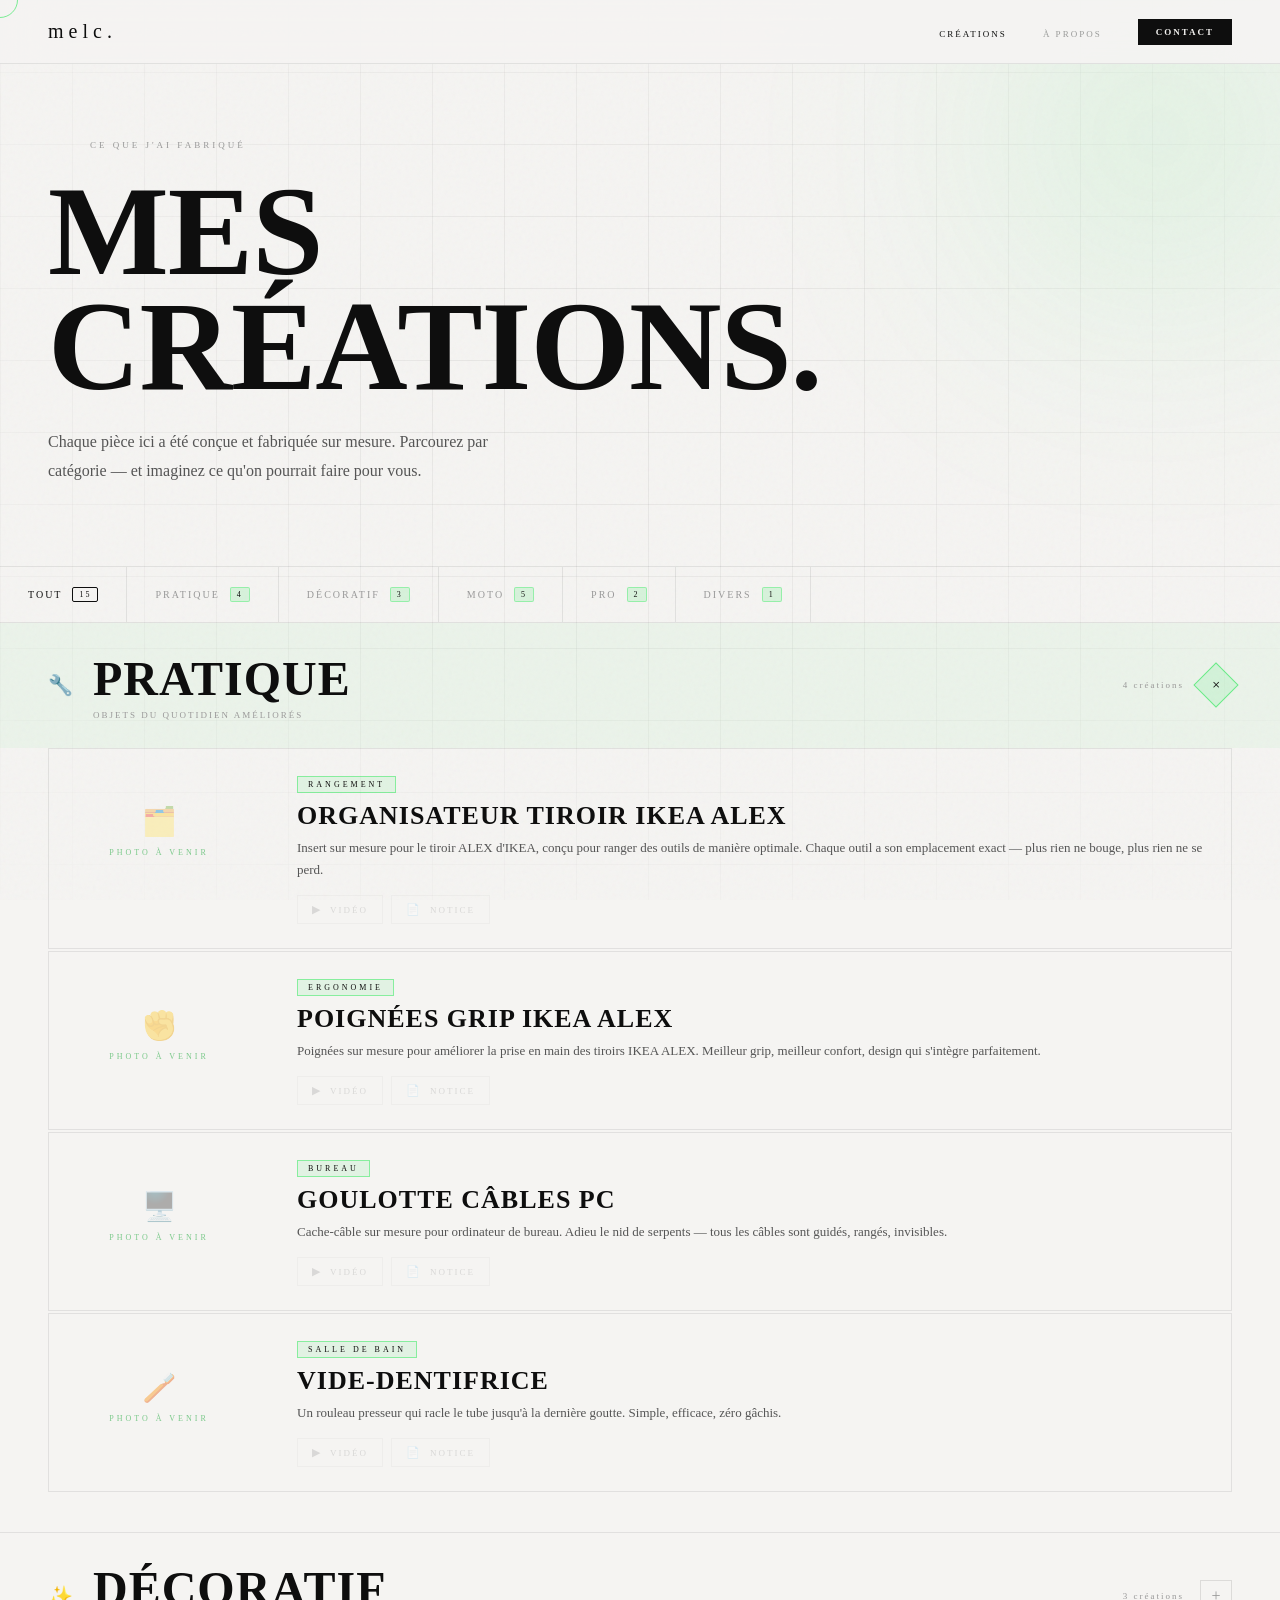
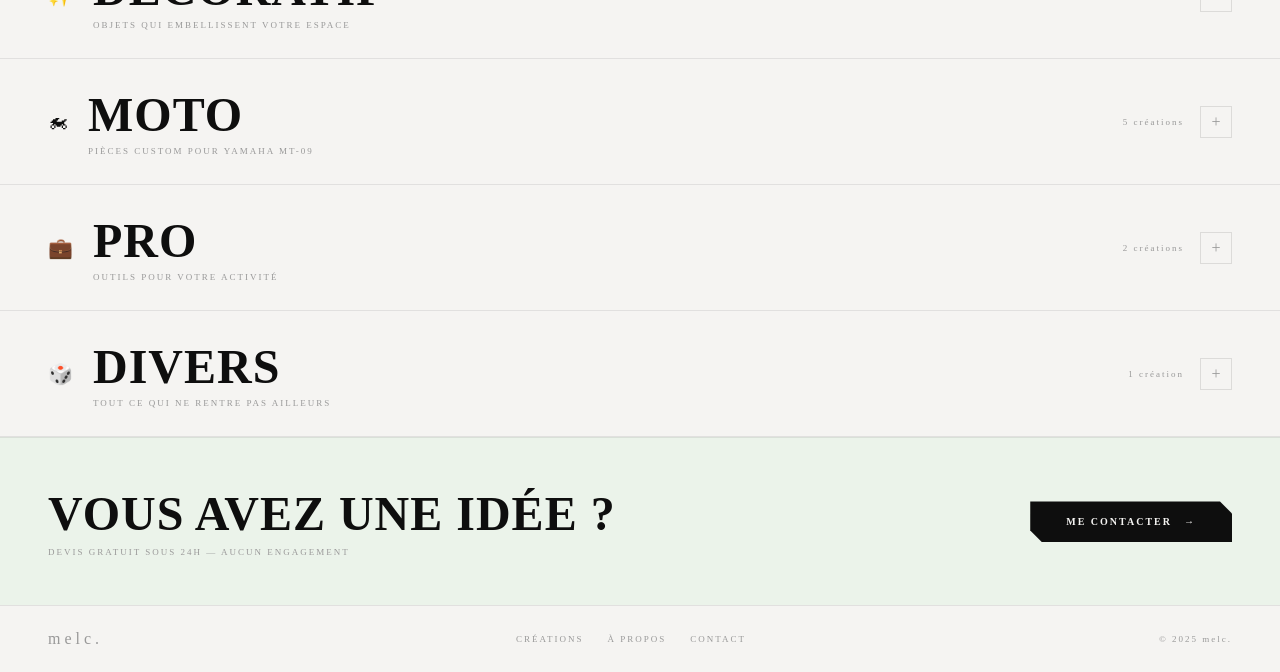
<file: créations.html>
<!DOCTYPE html>

<html lang="fr">
<head>
  <meta charset="UTF-8" />
  <meta name="viewport" content="width=device-width, initial-scale=1.0" />
  <meta name="color-scheme" content="light only" />
  <title>melc. — Créations</title>
  <link rel="preconnect" href="https://fonts.googleapis.com" />
  <link href="https://fonts.googleapis.com/css2?family=Bebas+Neue&family=DM+Sans:wght@300;400;500&family=Space+Mono:wght@400;700&display=swap" rel="stylesheet" />
  <style>
    *, *::before, *::after { box-sizing: border-box; margin: 0; padding: 0; }

```
:root {
  color-scheme: light;
  --bg:        #f5f4f2;
  --surface:   #eeedea;
  --surface2:  #e8e6e2;
  --border:    rgba(0,0,0,0.08);
  --border-hi: rgba(0,230,57,0.5);
  --accent:    #00E639;
  --text:      #0e0e0e;
  --text-dim:  #555555;
  --muted:     #999999;
  --font-head: 'Bebas Neue', sans-serif;
  --font-body: 'DM Sans', sans-serif;
  --font-mono: 'Space Mono', monospace;
}

html { scroll-behavior: smooth; background: #f5f4f2 !important; }
body {
  background: #f5f4f2 !important; color: #0e0e0e !important;
  font-family: var(--font-body); font-weight: 300;
  overflow-x: hidden; cursor: none;
  -webkit-font-smoothing: antialiased;
}

#cur { position: fixed; z-index: 9999; width: 9px; height: 9px; background: var(--accent); border-radius: 50%; pointer-events: none; transform: translate(-50%,-50%); transition: width .2s, height .2s; }
#cur-ring { position: fixed; z-index: 9998; width: 36px; height: 36px; border: 1px solid rgba(0,230,57,.5); border-radius: 50%; pointer-events: none; transform: translate(-50%,-50%); transition: width .35s cubic-bezier(.23,1,.32,1), height .35s cubic-bezier(.23,1,.32,1), border-color .25s; }
body.hov #cur { width: 4px; height: 4px; }
body.hov #cur-ring { width: 52px; height: 52px; border-color: var(--accent); }
@media(max-width:768px){ #cur, #cur-ring { display: none; } body { cursor: auto; } }

body::before { content: ''; position: fixed; inset: 0; z-index: 1; background: url("data:image/svg+xml,%3Csvg viewBox='0 0 256 256' xmlns='http://www.w3.org/2000/svg'%3E%3Cfilter id='n'%3E%3CfeTurbulence type='fractalNoise' baseFrequency='0.9' numOctaves='4' stitchTiles='stitch'/%3E%3C/filter%3E%3Crect width='100%25' height='100%25' filter='url(%23n)'/%3E%3C/svg%3E"); opacity: .035; pointer-events: none; }
body::after { content: ''; position: fixed; inset: 0; z-index: 0; background-image: linear-gradient(rgba(0,0,0,0.06) 1px,transparent 1px), linear-gradient(90deg,rgba(0,0,0,0.06) 1px,transparent 1px); background-size: 72px 72px; pointer-events: none; mask-image: radial-gradient(ellipse 80% 80% at 50% 40%, black 10%, transparent 100%); }

nav { position: fixed; top: 0; left: 0; right: 0; z-index: 100; display: flex; align-items: center; justify-content: space-between; padding: 0 48px; height: 64px; border-bottom: 1px solid rgba(0,0,0,0.08); background: rgba(245,244,242,.92); backdrop-filter: blur(28px); -webkit-backdrop-filter: blur(28px); animation: slideDown .7s .1s both; }
@media(max-width:600px){ nav { padding: 0 20px; height: 56px; } }
.nav-logo { font-family: var(--font-head); font-size: 20px; letter-spacing: 5px; color: #0e0e0e; text-decoration: none; flex-shrink: 0; }
.nav-logo span { color: var(--accent); }
.nav-links { display: flex; align-items: center; gap: 36px; list-style: none; }
@media(max-width:700px){ .nav-links { gap: 18px; } }
@media(max-width:480px){ .nav-links { gap: 12px; } }
.nav-links a { font-family: var(--font-mono); font-size: 9px; letter-spacing: 2px; text-transform: uppercase; color: #999; text-decoration: none; transition: color .2s; position: relative; white-space: nowrap; }
.nav-links a::after { content: ''; position: absolute; bottom: -4px; left: 0; width: 0; height: 1px; background: var(--accent); transition: width .3s; }
.nav-links a:hover { color: #0e0e0e; }
.nav-links a:hover::after { width: 100%; }
.nav-links a.active { color: #0e0e0e; }
.nav-links a.active::after { width: 100%; }
.nav-cta { display: inline-flex; align-items: center; padding: 8px 18px; background: #0e0e0e; color: #f5f4f2 !important; font-family: var(--font-mono); font-size: 9px; letter-spacing: 2px; text-transform: uppercase; text-decoration: none; font-weight: 700; transition: background .2s !important; }
.nav-cta::after { display: none !important; }
.nav-cta:hover { background: var(--accent); color: #0e0e0e !important; }

.hero { position: relative; z-index: 2; padding: 140px 48px 80px; overflow: hidden; border-bottom: 1px solid rgba(0,0,0,0.08); }
@media(max-width:600px){ .hero { padding: 100px 20px 56px; } }
.orb { position: absolute; border-radius: 50%; filter: blur(120px); pointer-events: none; width: 500px; height: 500px; background: radial-gradient(circle, rgba(0,230,57,.15) 0%, transparent 68%); top: -20%; right: -10%; animation: drift 15s ease-in-out infinite alternate; }
@keyframes drift { from{transform:translate(0,0)} to{transform:translate(20px,35px)} }
.hero-eyebrow { display: flex; align-items: center; gap: 14px; margin-bottom: 24px; animation: fadeUp .7s .3s both; }
.eyebrow-line { width: 28px; height: 1px; background: var(--accent); }
.eyebrow-text { font-family: var(--font-mono); font-size: 9px; letter-spacing: 3px; text-transform: uppercase; color: #999; }
.hero-headline { font-family: var(--font-head); font-size: clamp(44px,10vw,130px); line-height: .9; letter-spacing: -1px; color: #0e0e0e; animation: clipUp .9s .4s both; }
.hero-headline em { font-style: normal; color: var(--accent); }
.hero-sub { margin-top: 24px; max-width: 480px; font-size: clamp(14px,1.6vw,16px); line-height: 1.8; color: #555; animation: fadeUp .7s .7s both; }

.filters { position: relative; z-index: 2; display: flex; align-items: center; border-bottom: 1px solid rgba(0,0,0,0.08); overflow-x: auto; scrollbar-width: none; background: var(--surface); }
.filters::-webkit-scrollbar { display: none; }
.filter-btn { flex-shrink: 0; display: flex; align-items: center; gap: 10px; padding: 20px 28px; font-family: var(--font-mono); font-size: 10px; letter-spacing: 2px; text-transform: uppercase; color: #999; background: none; border: none; cursor: none; border-right: 1px solid rgba(0,0,0,0.08); position: relative; transition: color .3s; }
@media(max-width:600px){ .filter-btn { padding: 14px 16px; font-size: 9px; } }
.filter-btn::after { content: ''; position: absolute; bottom: 0; left: 0; right: 0; height: 2px; background: var(--accent); transform: scaleX(0); transition: transform .3s cubic-bezier(.16,1,.3,1); }
.filter-btn:hover { color: #0e0e0e; }
.filter-btn.active { color: #0e0e0e; }
.filter-btn.active::after { transform: scaleX(1); }
.filter-count { font-family: var(--font-mono); font-size: 8px; background: rgba(0,230,57,.12); color: #0e0e0e; border: 1px solid rgba(0,230,57,.3); padding: 2px 6px; border-radius: 2px; }
.filter-btn.active .filter-count { background: var(--accent); color: #0e0e0e; border-color: var(--accent); }

.accordions { position: relative; z-index: 2; }
.accordion { border-bottom: 1px solid rgba(0,0,0,0.08); overflow: hidden; }
.accordion-header { display: flex; align-items: center; justify-content: space-between; padding: 28px 48px; cursor: none; transition: background .3s; position: relative; }
@media(max-width:600px){ .accordion-header { padding: 20px; } }
.accordion-header:hover { background: rgba(0,0,0,.02); }
.accordion.open .accordion-header { background: rgba(0,230,57,.04); }
.accordion-header-left { display: flex; align-items: center; gap: 20px; }
.accordion-icon { font-size: 20px; flex-shrink: 0; }
.accordion-title { font-family: var(--font-head); font-size: clamp(22px,4vw,48px); letter-spacing: 1px; color: #0e0e0e; transition: color .3s; }
.accordion-subtitle { font-family: var(--font-mono); font-size: 9px; letter-spacing: 2px; text-transform: uppercase; color: #999; margin-top: 4px; }
.accordion-header-right { display: flex; align-items: center; gap: 16px; flex-shrink: 0; }
.accordion-num { font-family: var(--font-mono); font-size: 9px; letter-spacing: 2px; color: #999; }
@media(max-width:500px){ .accordion-num { display: none; } }
.accordion-arrow { width: 32px; height: 32px; border: 1px solid rgba(0,0,0,0.1); display: flex; align-items: center; justify-content: center; color: #999; font-size: 16px; transition: transform .4s cubic-bezier(.16,1,.3,1), border-color .3s, color .3s, background .3s; }
.accordion.open .accordion-arrow { transform: rotate(45deg); border-color: rgba(0,230,57,.5); color: #0e0e0e; background: rgba(0,230,57,.1); }
.accordion-header::before { content: ''; position: absolute; left: 0; top: 0; bottom: 0; width: 3px; background: var(--accent); transform: scaleY(0); transform-origin: top; transition: transform .4s cubic-bezier(.16,1,.3,1); }
.accordion.open .accordion-header::before { transform: scaleY(1); }
.accordion-body { max-height: 0; overflow: hidden; transition: max-height .6s cubic-bezier(.16,1,.3,1); }
.accordion.open .accordion-body { max-height: 9999px; }
.accordion-inner { padding: 0 48px 40px; display: flex; flex-direction: column; gap: 2px; }
@media(max-width:600px){ .accordion-inner { padding: 0 20px 28px; } }

.creation-item { display: grid; grid-template-columns: 220px 1fr; background: var(--surface); border: 1px solid rgba(0,0,0,0.08); overflow: hidden; transition: border-color .3s, box-shadow .3s; }
.creation-item:hover { border-color: rgba(0,230,57,.5); box-shadow: 0 4px 20px rgba(0,230,57,.07); }
@media(max-width:700px){ .creation-item { grid-template-columns: 1fr; } }

.item-photo { position: relative; overflow: hidden; background: var(--surface2); aspect-ratio: 4/3; display: flex; align-items: center; justify-content: center; }
@media(max-width:700px){ .item-photo { aspect-ratio: 16/9; } }
.item-photo img { width: 100%; height: 100%; object-fit: cover; transition: transform .6s cubic-bezier(.16,1,.3,1); }
.creation-item:hover .item-photo img { transform: scale(1.05); }
.item-photo-placeholder { display: flex; flex-direction: column; align-items: center; justify-content: center; gap: 10px; width: 100%; height: 100%; background: linear-gradient(135deg, var(--surface) 0%, var(--surface2) 100%); }
.placeholder-icon { font-size: 28px; opacity: .4; }
.placeholder-text { font-family: var(--font-mono); font-size: 8px; letter-spacing: 3px; text-transform: uppercase; color: rgba(0,160,36,.5); }

.item-info { padding: 24px 28px; display: flex; flex-direction: column; justify-content: space-between; gap: 14px; }
@media(max-width:600px){ .item-info { padding: 18px; } }
.item-tag { display: inline-block; font-family: var(--font-mono); font-size: 8px; letter-spacing: 3px; text-transform: uppercase; color: #0e0e0e; border: 1px solid rgba(0,230,57,.4); background: rgba(0,230,57,.08); padding: 3px 10px; margin-bottom: 10px; }
.item-name { font-family: var(--font-head); font-size: clamp(16px,2.4vw,26px); line-height: 1; letter-spacing: 1px; margin-bottom: 8px; color: #0e0e0e; }
.item-desc { font-size: 13px; line-height: 1.7; color: #555; }
.item-links { display: flex; gap: 8px; flex-wrap: wrap; }
.item-link { display: inline-flex; align-items: center; gap: 8px; padding: 7px 14px; font-family: var(--font-mono); font-size: 9px; letter-spacing: 2px; text-transform: uppercase; text-decoration: none; border: 1px solid rgba(0,0,0,0.1); color: #999; transition: border-color .3s, color .3s, background .3s; }
.item-link:hover { border-color: rgba(0,230,57,.5); color: #0e0e0e; background: rgba(0,230,57,.06); }
.item-link.unavailable { opacity: .3; pointer-events: none; }
.item-link-icon { font-size: 11px; }

.cta-strip { position: relative; z-index: 2; display: flex; align-items: center; justify-content: space-between; flex-wrap: wrap; gap: 24px; padding: 48px; border-top: 1px solid rgba(0,0,0,0.08); background: rgba(0,230,57,.04); }
@media(max-width:600px){ .cta-strip { padding: 32px 20px; } }
.cta-title { font-family: var(--font-head); font-size: clamp(22px,4vw,48px); letter-spacing: 1px; color: #0e0e0e; }
.cta-sub { font-family: var(--font-mono); font-size: 9px; letter-spacing: 2px; text-transform: uppercase; color: #999; margin-top: 6px; }

.btn-primary { position: relative; overflow: hidden; display: inline-flex; align-items: center; gap: 12px; padding: 15px 36px; background: #0e0e0e; color: #f5f4f2; font-family: var(--font-mono); font-size: 10px; letter-spacing: 2px; text-transform: uppercase; text-decoration: none; font-weight: 700; flex-shrink: 0; clip-path: polygon(0 0,calc(100% - 12px) 0,100% 12px,100% 100%,12px 100%,0 calc(100% - 12px)); transition: color .3s; }
.btn-primary::before { content: ''; position: absolute; inset: 0; background: var(--accent); transform: translateX(-102%); transition: transform .42s cubic-bezier(.16,1,.3,1); }
.btn-primary:hover::before { transform: translateX(0); }
.btn-primary:hover { color: #0e0e0e; }
.btn-primary > * { position: relative; z-index: 1; }
.btn-arr { transition: transform .3s; }
.btn-primary:hover .btn-arr { transform: translateX(5px); }

footer { position: relative; z-index: 2; display: flex; align-items: center; justify-content: space-between; flex-wrap: wrap; gap: 14px; padding: 24px 48px; border-top: 1px solid rgba(0,0,0,0.08); background: var(--surface); }
@media(max-width:600px){ footer { padding: 20px; flex-direction: column; align-items: flex-start; } }
.footer-logo { font-family: var(--font-head); font-size: 16px; letter-spacing: 4px; color: #999; }
.footer-logo span { color: var(--accent); }
.footer-copy { font-family: var(--font-mono); font-size: 9px; letter-spacing: 2px; color: #999; }
.footer-links { display: flex; gap: 24px; }
.footer-links a { font-family: var(--font-mono); font-size: 9px; letter-spacing: 2px; text-transform: uppercase; color: #999; text-decoration: none; transition: color .2s; }
.footer-links a:hover { color: var(--accent); }

@keyframes slideDown { from{transform:translateY(-100%);opacity:0} to{transform:translateY(0);opacity:1} }
@keyframes fadeUp { from{transform:translateY(24px);opacity:0} to{transform:translateY(0);opacity:1} }
@keyframes clipUp { from{clip-path:inset(0 0 100% 0);transform:translateY(10px)} to{clip-path:inset(0 0 0% 0);transform:translateY(0)} }

.reveal { opacity:0; transform:translateY(28px); transition:opacity .9s cubic-bezier(.16,1,.3,1),transform .9s cubic-bezier(.16,1,.3,1); }
.reveal.visible { opacity:1; transform:translateY(0); }
.rd1{transition-delay:.05s} .rd2{transition-delay:.1s} .rd3{transition-delay:.15s} .rd4{transition-delay:.2s}
.accordion.hidden { display: none; }
```

  </style>
</head>
<body>

<div id="cur"></div>
<div id="cur-ring"></div>

<nav>
  <a href="index.html" class="nav-logo">melc<span>.</span></a>
  <ul class="nav-links">
    <li><a href="creations.html" class="active">Créations</a></li>
    <li><a href="apropos.html">À propos</a></li>
    <li><a href="contact.html" class="nav-cta">Contact</a></li>
  </ul>
</nav>

<section class="hero">
  <div class="orb"></div>
  <div class="hero-eyebrow"><div class="eyebrow-line"></div><span class="eyebrow-text">Ce que j'ai fabriqué</span></div>
  <h1 class="hero-headline">MES<br><em>CRÉATIONS.</em></h1>
  <p class="hero-sub">Chaque pièce ici a été conçue et fabriquée sur mesure. Parcourez par catégorie — et imaginez ce qu'on pourrait faire pour vous.</p>
</section>

<div class="filters">
  <button class="filter-btn active" data-filter="all">Tout <span class="filter-count">15</span></button>
  <button class="filter-btn" data-filter="pratique">Pratique <span class="filter-count">4</span></button>
  <button class="filter-btn" data-filter="decoratif">Décoratif <span class="filter-count">3</span></button>
  <button class="filter-btn" data-filter="moto">Moto <span class="filter-count">5</span></button>
  <button class="filter-btn" data-filter="pro">Pro <span class="filter-count">2</span></button>
  <button class="filter-btn" data-filter="divers">Divers <span class="filter-count">1</span></button>
</div>

<div class="accordions">

  <div class="accordion open" data-category="pratique">
    <div class="accordion-header">
      <div class="accordion-header-left"><span class="accordion-icon">🔧</span><div><h2 class="accordion-title">PRATIQUE</h2><p class="accordion-subtitle">Objets du quotidien améliorés</p></div></div>
      <div class="accordion-header-right"><span class="accordion-num">4 créations</span><div class="accordion-arrow">+</div></div>
    </div>
    <div class="accordion-body"><div class="accordion-inner">
      <div class="creation-item reveal rd1"><div class="item-photo"><div class="item-photo-placeholder"><span class="placeholder-icon">🗂️</span><span class="placeholder-text">Photo à venir</span></div></div><div class="item-info"><div><span class="item-tag">Rangement</span><h3 class="item-name">ORGANISATEUR TIROIR IKEA ALEX</h3><p class="item-desc">Insert sur mesure pour le tiroir ALEX d'IKEA, conçu pour ranger des outils de manière optimale. Chaque outil a son emplacement exact — plus rien ne bouge, plus rien ne se perd.</p></div><div class="item-links"><a href="#" class="item-link unavailable"><span class="item-link-icon">▶</span> Vidéo</a><a href="#" class="item-link unavailable"><span class="item-link-icon">📄</span> Notice</a></div></div></div>
      <div class="creation-item reveal rd2"><div class="item-photo"><div class="item-photo-placeholder"><span class="placeholder-icon">✊</span><span class="placeholder-text">Photo à venir</span></div></div><div class="item-info"><div><span class="item-tag">Ergonomie</span><h3 class="item-name">POIGNÉES GRIP IKEA ALEX</h3><p class="item-desc">Poignées sur mesure pour améliorer la prise en main des tiroirs IKEA ALEX. Meilleur grip, meilleur confort, design qui s'intègre parfaitement.</p></div><div class="item-links"><a href="#" class="item-link unavailable"><span class="item-link-icon">▶</span> Vidéo</a><a href="#" class="item-link unavailable"><span class="item-link-icon">📄</span> Notice</a></div></div></div>
      <div class="creation-item reveal rd3"><div class="item-photo"><div class="item-photo-placeholder"><span class="placeholder-icon">🖥️</span><span class="placeholder-text">Photo à venir</span></div></div><div class="item-info"><div><span class="item-tag">Bureau</span><h3 class="item-name">GOULOTTE CÂBLES PC</h3><p class="item-desc">Cache-câble sur mesure pour ordinateur de bureau. Adieu le nid de serpents — tous les câbles sont guidés, rangés, invisibles.</p></div><div class="item-links"><a href="#" class="item-link unavailable"><span class="item-link-icon">▶</span> Vidéo</a><a href="#" class="item-link unavailable"><span class="item-link-icon">📄</span> Notice</a></div></div></div>
      <div class="creation-item reveal rd4"><div class="item-photo"><div class="item-photo-placeholder"><span class="placeholder-icon">🪥</span><span class="placeholder-text">Photo à venir</span></div></div><div class="item-info"><div><span class="item-tag">Salle de bain</span><h3 class="item-name">VIDE-DENTIFRICE</h3><p class="item-desc">Un rouleau presseur qui racle le tube jusqu'à la dernière goutte. Simple, efficace, zéro gâchis.</p></div><div class="item-links"><a href="#" class="item-link unavailable"><span class="item-link-icon">▶</span> Vidéo</a><a href="#" class="item-link unavailable"><span class="item-link-icon">📄</span> Notice</a></div></div></div>
    </div></div>
  </div>

  <div class="accordion" data-category="decoratif">
    <div class="accordion-header">
      <div class="accordion-header-left"><span class="accordion-icon">✨</span><div><h2 class="accordion-title">DÉCORATIF</h2><p class="accordion-subtitle">Objets qui embellissent votre espace</p></div></div>
      <div class="accordion-header-right"><span class="accordion-num">3 créations</span><div class="accordion-arrow">+</div></div>
    </div>
    <div class="accordion-body"><div class="accordion-inner">
      <div class="creation-item reveal rd1"><div class="item-photo"><div class="item-photo-placeholder"><span class="placeholder-icon">🧑‍🚀</span><span class="placeholder-text">Photo à venir</span></div></div><div class="item-info"><div><span class="item-tag">Décoration</span><h3 class="item-name">CACHE ALEXA ASTRONAUTE</h3><p class="item-desc">Une combinaison d'astronaute qui recouvre votre Amazon Echo. L'assistant vocal disparaît — il devient une sculpture. Invisible technologiquement, visible esthétiquement.</p></div><div class="item-links"><a href="#" class="item-link unavailable"><span class="item-link-icon">▶</span> Vidéo</a><a href="#" class="item-link unavailable"><span class="item-link-icon">📄</span> Notice</a></div></div></div>
      <div class="creation-item reveal rd2"><div class="item-photo"><div class="item-photo-placeholder"><span class="placeholder-icon">🗿</span><span class="placeholder-text">Photo à venir</span></div></div><div class="item-info"><div><span class="item-tag">Sculpture</span><h3 class="item-name">STATUE 23CM D'APRÈS PHOTO</h3><p class="item-desc">Une photo devient une statue de 23 cm. Modélisation 3D à partir d'une image, impression haute précision. Un cadeau unique qu'aucun magasin ne peut offrir.</p></div><div class="item-links"><a href="#" class="item-link unavailable"><span class="item-link-icon">▶</span> Vidéo</a><a href="#" class="item-link unavailable"><span class="item-link-icon">📄</span> Notice</a></div></div></div>
      <div class="creation-item reveal rd3"><div class="item-photo"><div class="item-photo-placeholder"><span class="placeholder-icon">🐱</span><span class="placeholder-text">Photo à venir</span></div></div><div class="item-info"><div><span class="item-tag">Décoration</span><h3 class="item-name">CADRE ROND PERSONNALISÉ</h3><p class="item-desc">Cadre circulaire avec le portrait d'un chat et son prénom intégré. Le cadeau personnalisé ultime.</p></div><div class="item-links"><a href="#" class="item-link unavailable"><span class="item-link-icon">▶</span> Vidéo</a><a href="#" class="item-link unavailable"><span class="item-link-icon">📄</span> Notice</a></div></div></div>
    </div></div>
  </div>

  <div class="accordion" data-category="moto">
    <div class="accordion-header">
      <div class="accordion-header-left"><span class="accordion-icon">🏍</span><div><h2 class="accordion-title">MOTO</h2><p class="accordion-subtitle">Pièces custom pour Yamaha MT-09</p></div></div>
      <div class="accordion-header-right"><span class="accordion-num">5 créations</span><div class="accordion-arrow">+</div></div>
    </div>
    <div class="accordion-body"><div class="accordion-inner">
      <div class="creation-item reveal rd1"><div class="item-photo"><div class="item-photo-placeholder"><span class="placeholder-icon">🔕</span><span class="placeholder-text">Photo à venir</span></div></div><div class="item-info"><div><span class="item-tag">MT-09 — Fixation</span><h3 class="item-name">SUPPORT KLAXON CACHÉ</h3><p class="item-desc">Repositionne le klaxon totalement invisible depuis l'extérieur. Fixation directe sur châssis, aucune vis apparente, aucune modification irréversible.</p></div><div class="item-links"><a href="#" class="item-link unavailable"><span class="item-link-icon">▶</span> Vidéo</a><a href="#" class="item-link unavailable"><span class="item-link-icon">📄</span> Notice</a></div></div></div>
      <div class="creation-item reveal rd2"><div class="item-photo"><div class="item-photo-placeholder"><span class="placeholder-icon">💡</span><span class="placeholder-text">Photo à venir</span></div></div><div class="item-info"><div><span class="item-tag">MT-09 — Éclairage arrière</span><h3 class="item-name">BLOC ARRIÈRE INTÉGRÉ</h3><p class="item-desc">Clignotants et veilleuse intégrés au-dessus de la plaque. Effet progressif séquentiel, câblage intégré, aucun fil visible.</p></div><div class="item-links"><a href="#" class="item-link unavailable"><span class="item-link-icon">▶</span> Vidéo</a><a href="#" class="item-link unavailable"><span class="item-link-icon">📄</span> Notice</a></div></div></div>
      <div class="creation-item reveal rd3"><div class="item-photo"><div class="item-photo-placeholder"><span class="placeholder-icon">🔦</span><span class="placeholder-text">Photo à venir</span></div></div><div class="item-info"><div><span class="item-tag">MT-09 — Éclairage avant</span><h3 class="item-name">CLIGNOTANTS AVANT INTÉGRÉS</h3><p class="item-desc">Alignés sur le prolongement du phare d'origine. Veilleuse DRL et clignotant progressif dans la même pièce.</p></div><div class="item-links"><a href="#" class="item-link unavailable"><span class="item-link-icon">▶</span> Vidéo</a><a href="#" class="item-link unavailable"><span class="item-link-icon">📄</span> Notice</a></div></div></div>
      <div class="creation-item reveal rd4"><div class="item-photo"><div class="item-photo-placeholder"><span class="placeholder-icon">❄️</span><span class="placeholder-text">Photo à venir</span></div></div><div class="item-info"><div><span class="item-tag">MT-09 — Performance</span><h3 class="item-name">REFROIDISSEUR FREIN AVANT</h3><p class="item-desc">Canalise le flux d'air vers le disque de frein avant. Conçu pour les contraintes thermiques de la MT-09.</p></div><div class="item-links"><a href="#" class="item-link unavailable"><span class="item-link-icon">▶</span> Vidéo</a><a href="#" class="item-link unavailable"><span class="item-link-icon">📄</span> Notice</a></div></div></div>
      <div class="creation-item reveal"><div class="item-photo"><div class="item-photo-placeholder"><span class="placeholder-icon">🛢️</span><span class="placeholder-text">Photo à venir</span></div></div><div class="item-info"><div><span class="item-tag">MT-09 — Finition</span><h3 class="item-name">CACHE BOUCHON LIQUIDE DE FREIN</h3><p class="item-desc">Remplace le bouchon de réservoir de liquide de frein. Esthétique soigné, accès rapide conservé.</p></div><div class="item-links"><a href="#" class="item-link unavailable"><span class="item-link-icon">▶</span> Vidéo</a><a href="#" class="item-link unavailable"><span class="item-link-icon">📄</span> Notice</a></div></div></div>
    </div></div>
  </div>

  <div class="accordion" data-category="pro">
    <div class="accordion-header">
      <div class="accordion-header-left"><span class="accordion-icon">💼</span><div><h2 class="accordion-title">PRO</h2><p class="accordion-subtitle">Outils pour votre activité</p></div></div>
      <div class="accordion-header-right"><span class="accordion-num">2 créations</span><div class="accordion-arrow">+</div></div>
    </div>
    <div class="accordion-body"><div class="accordion-inner">
      <div class="creation-item reveal rd1"><div class="item-photo"><div class="item-photo-placeholder"><span class="placeholder-icon">💳</span><span class="placeholder-text">Photo à venir</span></div></div><div class="item-info"><div><span class="item-tag">Communication</span><h3 class="item-name">CARTE DE VISITE NFC</h3><p class="item-desc">Carte de visite physique avec puce NFC intégrée et nom en relief. Un tap du téléphone envoie directement vers votre profil ou numéro.</p></div><div class="item-links"><a href="#" class="item-link unavailable"><span class="item-link-icon">▶</span> Vidéo</a><a href="#" class="item-link unavailable"><span class="item-link-icon">📄</span> Notice</a></div></div></div>
      <div class="creation-item reveal rd2"><div class="item-photo"><div class="item-photo-placeholder"><span class="placeholder-icon">⭐</span><span class="placeholder-text">Photo à venir</span></div></div><div class="item-info"><div><span class="item-tag">Marketing</span><h3 class="item-name">SUPPORT QR CODE AVIS GOOGLE</h3><p class="item-desc">Posé sur un comptoir, vos clients scannent et laissent un avis Google directement. Simple et efficace.</p></div><div class="item-links"><a href="#" class="item-link unavailable"><span class="item-link-icon">▶</span> Vidéo</a><a href="#" class="item-link unavailable"><span class="item-link-icon">📄</span> Notice</a></div></div></div>
    </div></div>
  </div>

  <div class="accordion" data-category="divers">
    <div class="accordion-header">
      <div class="accordion-header-left"><span class="accordion-icon">🎲</span><div><h2 class="accordion-title">DIVERS</h2><p class="accordion-subtitle">Tout ce qui ne rentre pas ailleurs</p></div></div>
      <div class="accordion-header-right"><span class="accordion-num">1 création</span><div class="accordion-arrow">+</div></div>
    </div>
    <div class="accordion-body"><div class="accordion-inner">
      <div class="creation-item reveal rd1"><div class="item-photo"><div class="item-photo-placeholder"><span class="placeholder-icon">📶</span><span class="placeholder-text">Photo à venir</span></div></div><div class="item-info"><div><span class="item-tag">Maison</span><h3 class="item-name">QR CODE CONNEXION WIFI</h3><p class="item-desc">Objet décoratif à poser chez soi. Vos invités scannent et se connectent au WiFi instantanément — plus besoin d'épeler le mot de passe.</p></div><div class="item-links"><a href="#" class="item-link unavailable"><span class="item-link-icon">▶</span> Vidéo</a><a href="#" class="item-link unavailable"><span class="item-link-icon">📄</span> Notice</a></div></div></div>
    </div></div>
  </div>

</div>

<div class="cta-strip reveal">
  <div><h2 class="cta-title">VOUS AVEZ UNE IDÉE ?</h2><p class="cta-sub">Devis gratuit sous 24h — aucun engagement</p></div>
  <a href="contact.html" class="btn-primary"><span>Me contacter</span><span class="btn-arr">→</span></a>
</div>

<footer>
  <p class="footer-logo">melc<span>.</span></p>
  <div class="footer-links"><a href="creations.html">Créations</a><a href="apropos.html">À propos</a><a href="contact.html">Contact</a></div>
  <p class="footer-copy">© 2025 melc.</p>
</footer>

<script>
  const cur=document.getElementById('cur'), ring=document.getElementById('cur-ring');
  let mx=0,my=0,rx=0,ry=0;
  document.addEventListener('mousemove',e=>{ mx=e.clientX; my=e.clientY; cur.style.left=mx+'px'; cur.style.top=my+'px'; });
  (function loop(){ rx+=(mx-rx)*.12; ry+=(my-ry)*.12; ring.style.left=rx+'px'; ring.style.top=ry+'px'; requestAnimationFrame(loop); })();
  document.querySelectorAll('a,button,.creation-item,.accordion-header').forEach(el=>{ el.addEventListener('mouseenter',()=>document.body.classList.add('hov')); el.addEventListener('mouseleave',()=>document.body.classList.remove('hov')); });

  const io=new IntersectionObserver(entries=>{ entries.forEach(e=>{ if(e.isIntersecting) e.target.classList.add('visible'); }); },{threshold:.05});
  document.querySelectorAll('.reveal').forEach(r=>io.observe(r));

  document.querySelectorAll('.accordion-header').forEach(h=>{
    h.addEventListener('click',()=>{
      const acc=h.closest('.accordion'), isOpen=acc.classList.contains('open');
      document.querySelectorAll('.accordion').forEach(a=>a.classList.remove('open'));
      if(!isOpen) acc.classList.add('open');
    });
  });

  document.querySelectorAll('.filter-btn').forEach(btn=>{
    btn.addEventListener('click',()=>{
      document.querySelectorAll('.filter-btn').forEach(b=>b.classList.remove('active'));
      btn.classList.add('active');
      const f=btn.dataset.filter;
      document.querySelectorAll('.accordion').forEach(acc=>{
        if(f==='all'||acc.dataset.category===f){ acc.classList.remove('hidden'); }
        else { acc.classList.add('hidden'); acc.classList.remove('open'); }
      });
      const first=document.querySelector('.accordion:not(.hidden)');
      if(first&&f!=='all') first.classList.add('open');
    });
  });

  document.addEventListener('mousemove',e=>{
    const x=(e.clientX/window.innerWidth-.5)*22, y=(e.clientY/window.innerHeight-.5)*22;
    const orb=document.querySelector('.orb');
    if(orb) orb.style.transform=`translate(${x}px,${y}px)`;
  });
</script>

</body>
</html>
</file>
